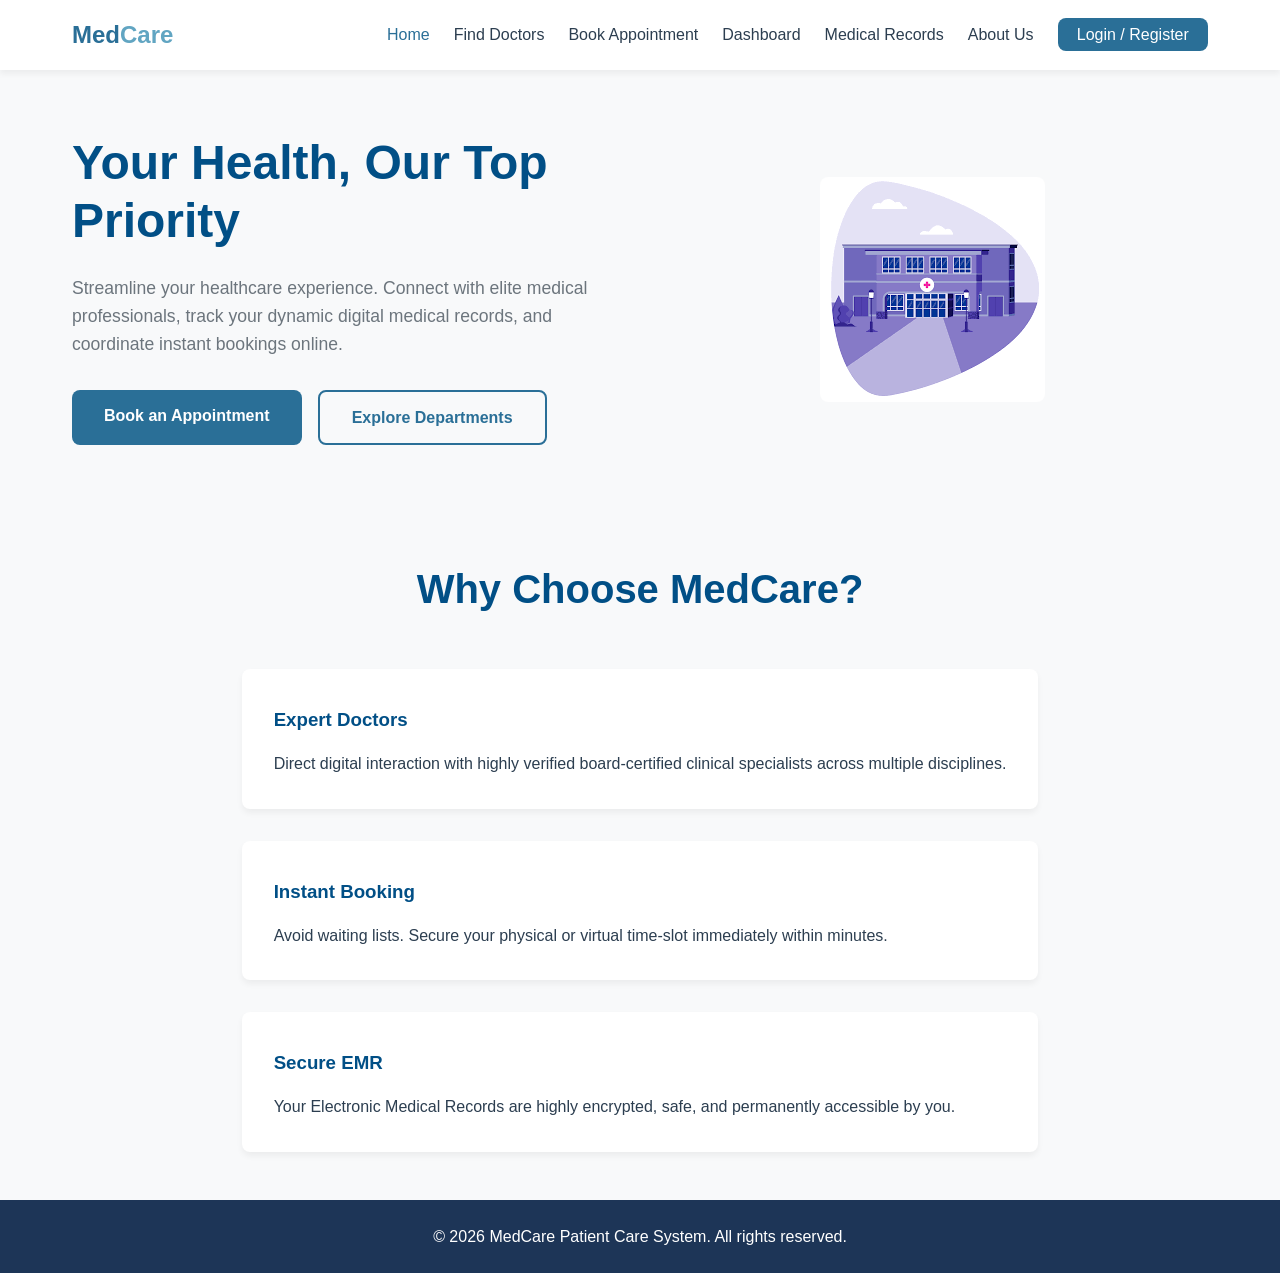
<file: index.html>
<!DOCTYPE html>
<html lang="en">
<head>
    <meta charset="UTF-8">
    <meta name="viewport" content="width=device-width, initial-scale=1.0">
    <title>MedCare | Patient Management System</title>
    <link rel="stylesheet" href="style.css">
</head>
<body>

    <header>
        <nav class="navbar">
            <div class="logo"><a href="index.html">Med<span>Care</span></a></div>
            <ul class="nav-links">
                <li><a href="index.html" class="active">Home</a></li>
                <li><a href="doctors.html">Find Doctors</a></li>
                <li><a href="appointment.html">Book Appointment</a></li>
                <li><a href="dashboard.html">Dashboard</a></li>
                <li><a href="emr.html">Medical Records</a></li>
                <li><a href="about.html">About Us</a></li>
                <li><a href="login.html" class="cta-btn">Login / Register</a></li>
            </ul>
        </nav>
    </header>

    <main class="hero">
        <div class="hero-content">
            <h1>Your Health, Our Top Priority</h1>
            <p>Streamline your healthcare experience. Connect with elite medical professionals, track your dynamic digital medical records, and coordinate instant bookings online.</p>
            <div class="hero-buttons">
                <a href="appointment.html" class="btn-primary">Book an Appointment</a>
                <a href="doctors.html" class="btn-secondary">Explore Departments</a>
            </div>
        </div>
        <div class="hero-image">
            <img src="[data-uri]" alt="Medical Team">
        </div>
    </main>

    <section class="container">
        <div class="page-header">
            <h2>Why Choose MedCare?</h2>
        </div>
        <div class="grid-3">
            <div class="card">
                <h3>Expert Doctors</h3>
                <p>Direct digital interaction with highly verified board-certified clinical specialists across multiple disciplines.</p>
            </div>
            <div class="card">
                <h3>Instant Booking</h3>
                <p>Avoid waiting lists. Secure your physical or virtual time-slot immediately within minutes.</p>
            </div>
            <div class="card">
                <h3>Secure EMR</h3>
                <p>Your Electronic Medical Records are highly encrypted, safe, and permanently accessible by you.</p>
            </div>
        </div>
    </section>

    <footer>
        <p>&copy; 2026 MedCare Patient Care System. All rights reserved.</p>
    </footer>

</body>
</html>
</file>
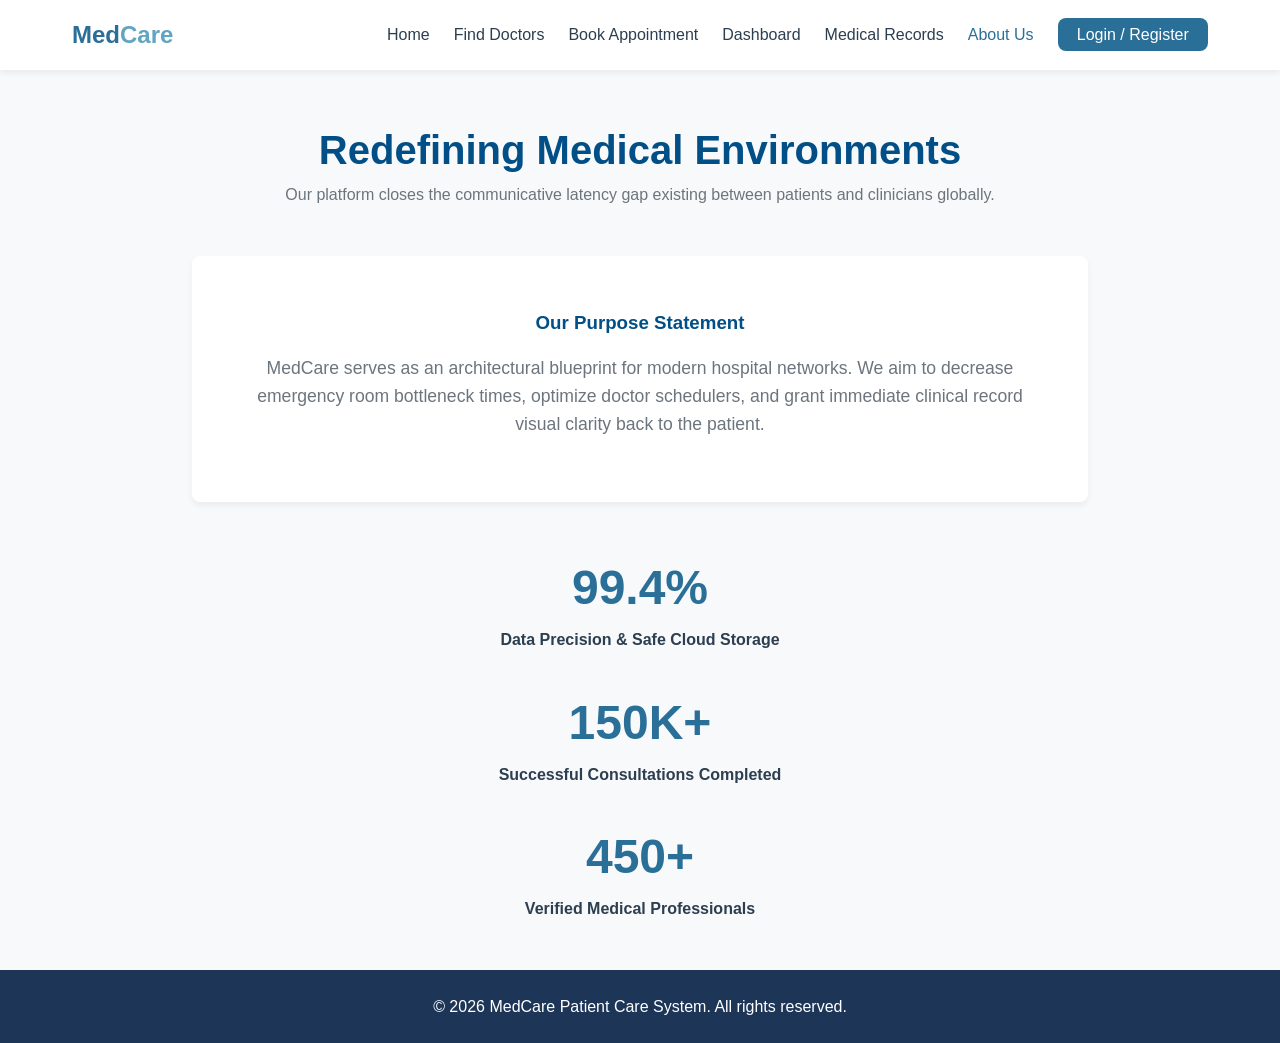
<file: about.html>
<!DOCTYPE html>
<html lang="en">
<head>
    <meta charset="UTF-8">
    <meta name="viewport" content="width=device-width, initial-scale=1.0">
    <title>About Our Ecosystem | MedCare</title>
    <link rel="stylesheet" href="style.css">
</head>
<body>

    <header>
        <nav class="navbar">
            <div class="logo"><a href="index.html">Med<span>Care</span></a></div>
            <ul class="nav-links">
                <li><a href="index.html">Home</a></li>
                <li><a href="doctors.html">Find Doctors</a></li>
                <li><a href="appointment.html">Book Appointment</a></li>
                <li><a href="dashboard.html">Dashboard</a></li>
                <li><a href="emr.html">Medical Records</a></li>
                <li><a href="about.html" class="active">About Us</a></li>
                <li><a href="login.html" class="cta-btn">Login / Register</a></li>
            </ul>
        </nav>
    </header>

    <main class="container">
        <div class="page-header">
            <h2>Redefining Medical Environments</h2>
            <p>Our platform closes the communicative latency gap existing between patients and clinicians globally.</p>
        </div>

        <div class="card" style="margin-bottom: 3rem; text-align: center; padding: 3rem;">
            <h3>Our Purpose Statement</h3>
            <p style="max-width: 800px; margin: 1rem auto; color: var(--text-muted); font-size: 1.1rem;">
                MedCare serves as an architectural blueprint for modern hospital networks. We aim to decrease emergency room bottleneck times, optimize doctor schedulers, and grant immediate clinical record visual clarity back to the patient.
            </p>
        </div>

        <div class="grid-3" style="text-align: center;">
            <div>
                <h2 style="color: var(--primary-color); font-size: 3rem;">99.4%</h2>
                <p style="font-weight: 600;">Data Precision & Safe Cloud Storage</p>
            </div>
            <div>
                <h2 style="color: var(--primary-color); font-size: 3rem;">150K+</h2>
                <p style="font-weight: 600;">Successful Consultations Completed</p>
            </div>
            <div>
                <h2 style="color: var(--primary-color); font-size: 3rem;">450+</h2>
                <p style="font-weight: 600;">Verified Medical Professionals</p>
            </div>
        </div>
    </main>

    <footer>
        <p>&copy; 2026 MedCare Patient Care System. All rights reserved.</p>
    </footer>

</body>
</html>
</file>
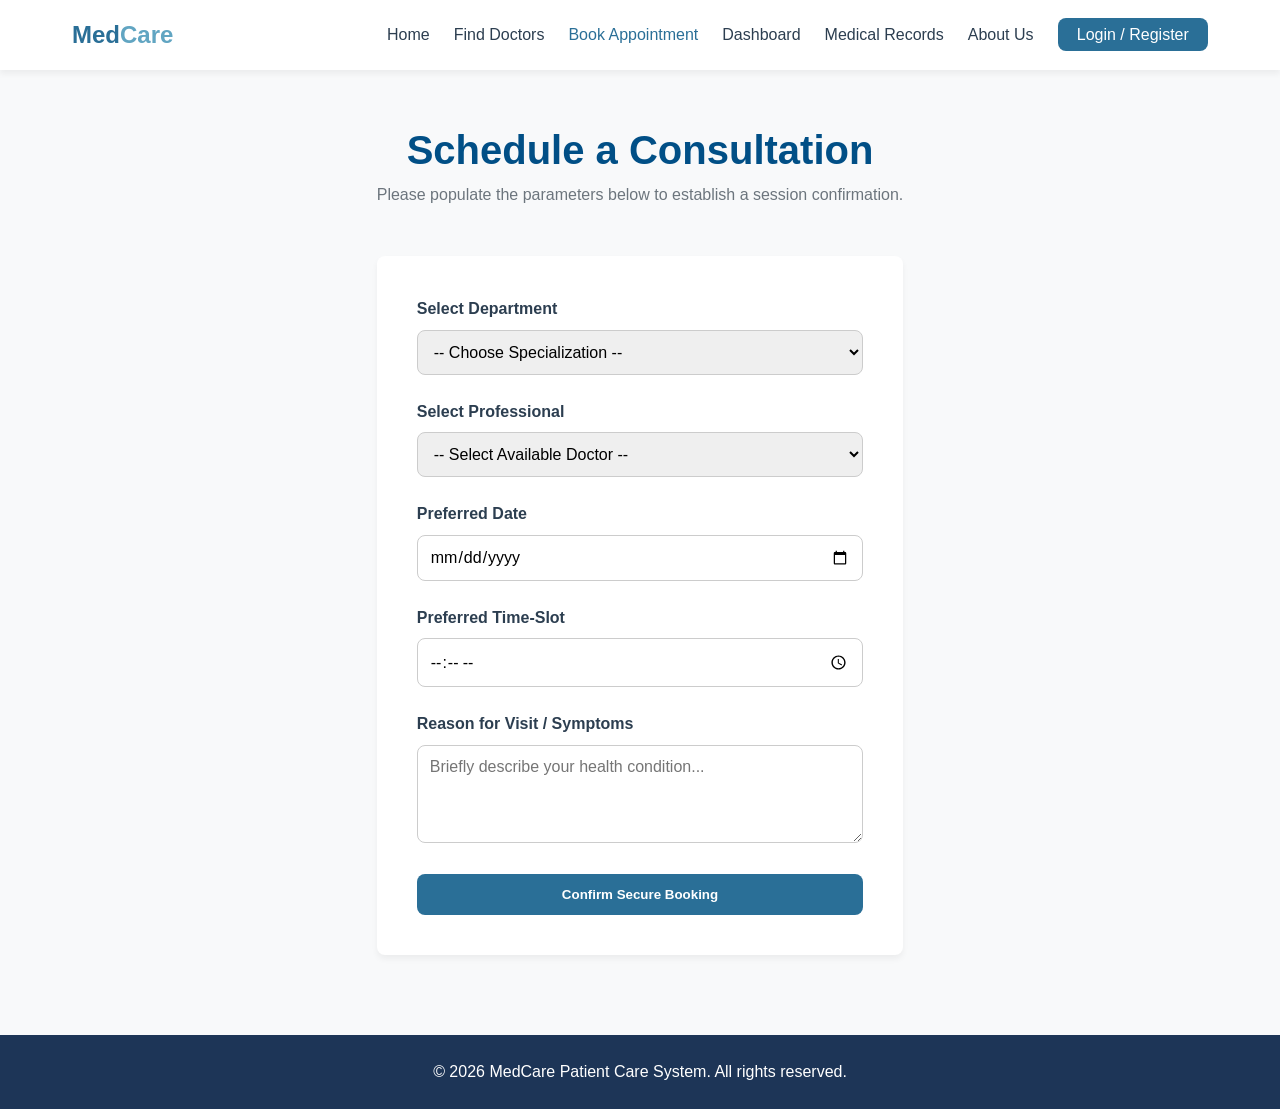
<file: appointment.html>
<!DOCTYPE html>
<html lang="en">
<head>
    <meta charset="UTF-8">
    <meta name="viewport" content="width=device-width, initial-scale=1.0">
    <title>Schedule Appointment | MedCare</title>
    <link rel="stylesheet" href="style.css">
</head>
<body>

    <header>
        <nav class="navbar">
            <div class="logo"><a href="index.html">Med<span>Care</span></a></div>
            <ul class="nav-links">
                <li><a href="index.html">Home</a></li>
                <li><a href="doctors.html">Find Doctors</a></li>
                <li><a href="appointment.html" class="active">Book Appointment</a></li>
                <li><a href="dashboard.html">Dashboard</a></li>
                <li><a href="emr.html">Medical Records</a></li>
                <li><a href="about.html">About Us</a></li>
                <li><a href="login.html" class="cta-btn">Login / Register</a></li>
            </ul>
        </nav>
    </header>

    <main class="container">
        <div class="page-header">
            <h2>Schedule a Consultation</h2>
            <p>Please populate the parameters below to establish a session confirmation.</p>
        </div>

        <div class="form-container">
            <form action="#" method="POST">
                <div class="form-group">
                    <label for="department">Select Department</label>
                    <select id="department" required>
                        <option value="">-- Choose Specialization --</option>
                        <option value="cardiology">Cardiology</option>
                        <option value="neurology">Neurology</option>
                        <option value="pediatrics">Pediatrics</option>
                        <option value="general">General Medicine</option>
                    </select>
                </div>

                <div class="form-group">
                    <label for="doctor">Select Professional</label>
                    <select id="doctor" required>
                        <option value="">-- Select Available Doctor --</option>
                        <option value="dr-jenkins">Dr. Sana</option>
                        <option value="dr-patel">Dr. Amit</option>
                        <option value="dr-rostova">Dr. Ashwiga</option>
                    </select>
                </div>

                <div class="form-group">
                    <label for="date">Preferred Date</label>
                    <input type="date" id="date" required>
                </div>

                <div class="form-group">
                    <label for="time">Preferred Time-Slot</label>
                    <input type="time" id="time" required>
                </div>

                <div class="form-group">
                    <label for="notes">Reason for Visit / Symptoms</label>
                    <textarea id="notes" rows="4" placeholder="Briefly describe your health condition..."></textarea>
                </div>

                <button type="submit" class="btn-primary" style="width: 100%;">Confirm Secure Booking</button>
            </form>
        </div>
    </main>

    <footer>
        <p>&copy; 2026 MedCare Patient Care System. All rights reserved.</p>
    </footer>

</body>
</html>
</file>
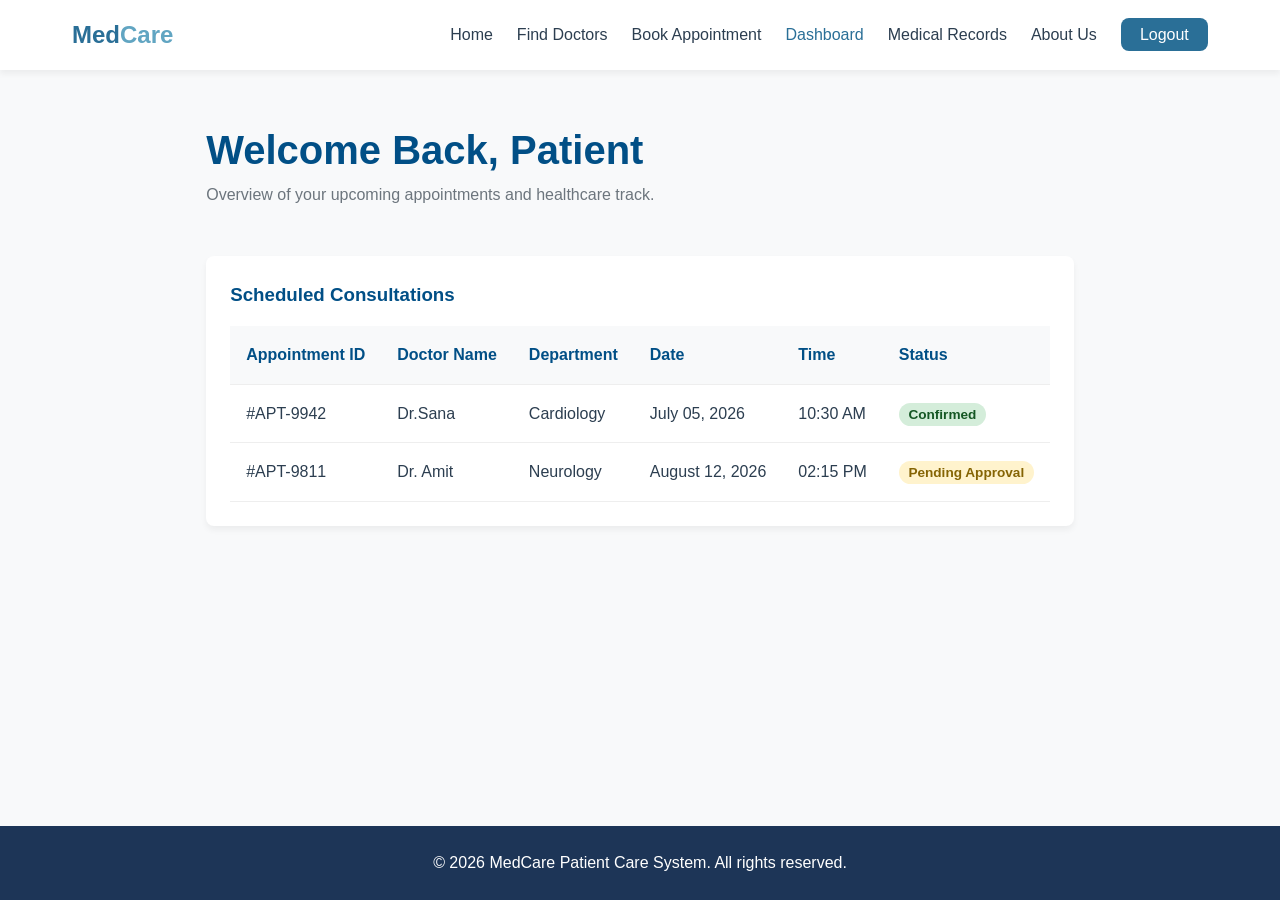
<file: dashboard.html>
<!DOCTYPE html>
<html lang="en">
<head>
    <meta charset="UTF-8">
    <meta name="viewport" content="width=device-width, initial-scale=1.0">
    <title>Patient Dashboard | MedCare</title>
    <link rel="stylesheet" href="style.css">
</head>
<body>

    <header>
        <nav class="navbar">
            <div class="logo"><a href="index.html">Med<span>Care</span></a></div>
            <ul class="nav-links">
                <li><a href="index.html">Home</a></li>
                <li><a href="doctors.html">Find Doctors</a></li>
                <li><a href="appointment.html">Book Appointment</a></li>
                <li><a href="dashboard.html" class="active">Dashboard</a></li>
                <li><a href="emr.html">Medical Records</a></li>
                <li><a href="about.html">About Us</a></li>
                <li><a href="login.html" class="cta-btn">Logout</a></li>
            </ul>
        </nav>
    </header>

    <main class="container">
        <div class="page-header" style="text-align: left;">
            <h2>Welcome Back, Patient</h2>
            <p>Overview of your upcoming appointments and healthcare track.</p>
        </div>

        <div class="table-responsive">
            <h3 style="margin-bottom: 1rem; color: var(--primary-dark);">Scheduled Consultations</h3>
            <table>
                <thead>
                    <tr>
                        <th>Appointment ID</th>
                        <th>Doctor Name</th>
                        <th>Department</th>
                        <th>Date</th>
                        <th>Time</th>
                        <th>Status</th>
                    </tr>
                </thead>
                <tbody>
                    <tr>
                        <td>#APT-9942</td>
                        <td>Dr.Sana</td>
                        <td>Cardiology</td>
                        <td>July 05, 2026</td>
                        <td>10:30 AM</td>
                        <td><span class="badge success">Confirmed</span></td>
                    </tr>
                    <tr>
                        <td>#APT-9811</td>
                        <td>Dr. Amit </td>
                        <td>Neurology</td>
                        <td>August 12, 2026</td>
                        <td>02:15 PM</td>
                        <td><span class="badge pending">Pending Approval</span></td>
                    </tr>
                </tbody>
            </table>
        </div>
    </main>

    <footer>
        <p>&copy; 2026 MedCare Patient Care System. All rights reserved.</p>
    </footer>

</body>
</html>
</file>
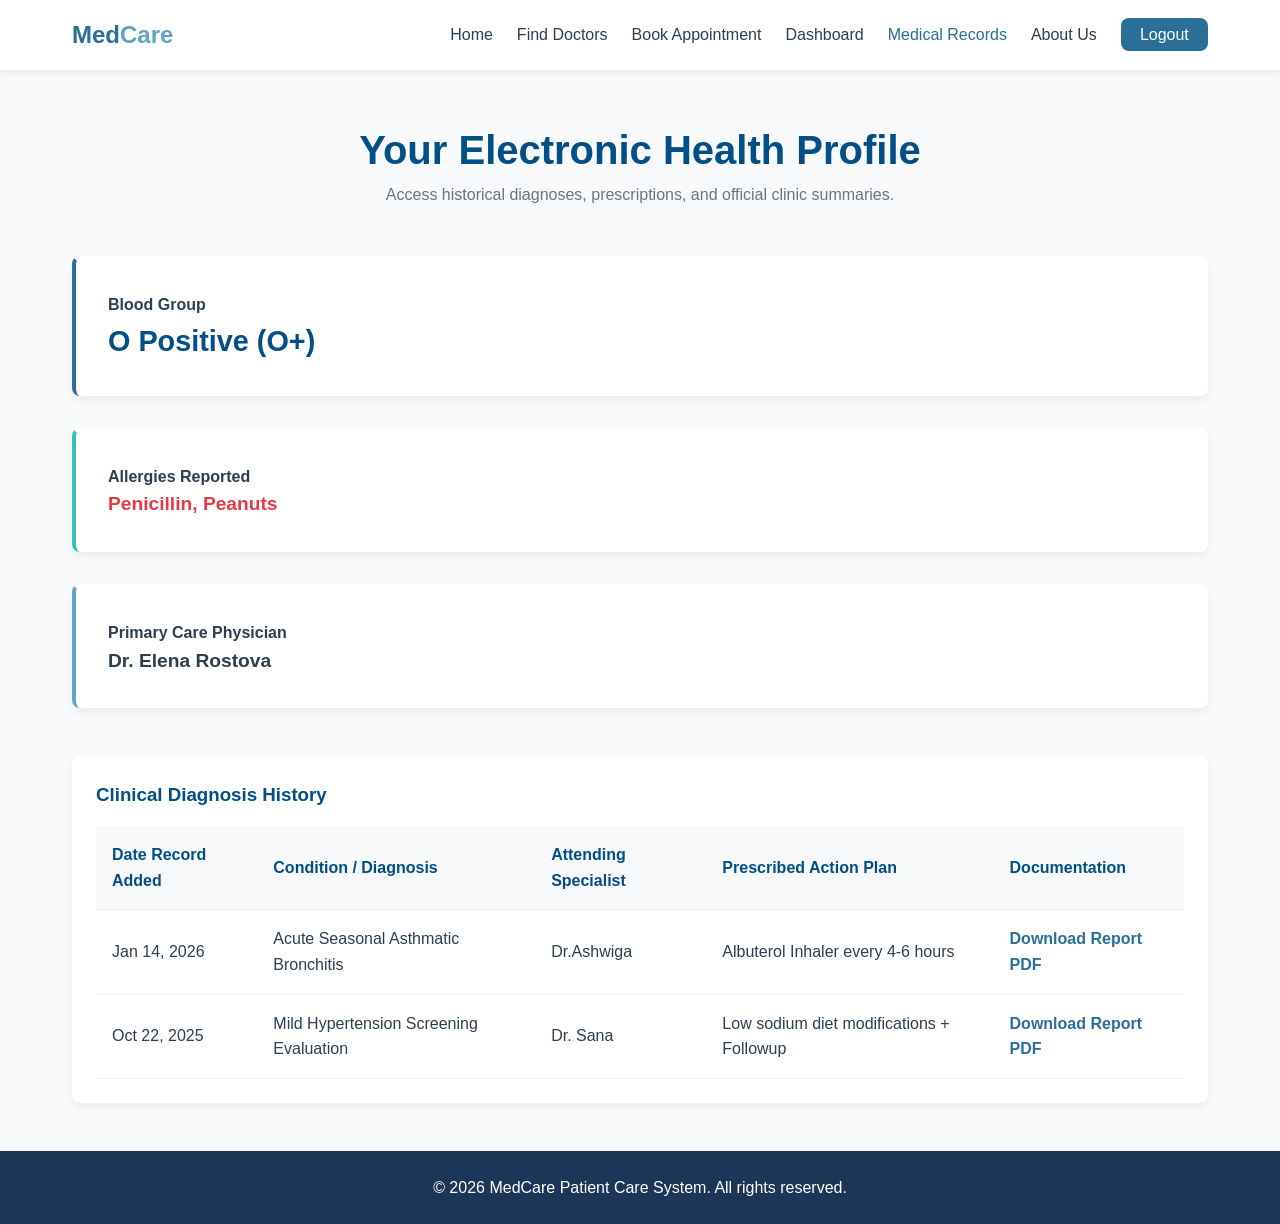
<file: emr.html>
<!DOCTYPE html>
<html lang="en">
<head>
    <meta charset="UTF-8">
    <meta name="viewport" content="width=device-width, initial-scale=1.0">
    <title>Electronic Health Records | MedCare</title>
    <link rel="stylesheet" href="style.css">
</head>
<body>

    <header>
        <nav class="navbar">
            <div class="logo"><a href="index.html">Med<span>Care</span></a></div>
            <ul class="nav-links">
                <li><a href="index.html">Home</a></li>
                <li><a href="doctors.html">Find Doctors</a></li>
                <li><a href="appointment.html">Book Appointment</a></li>
                <li><a href="dashboard.html">Dashboard</a></li>
                <li><a href="emr.html" class="active">Medical Records</a></li>
                <li><a href="about.html">About Us</a></li>
                <li><a href="login.html" class="cta-btn">Logout</a></li>
            </ul>
        </nav>
    </header>

    <main class="container">
        <div class="page-header">
            <h2>Your Electronic Health Profile</h2>
            <p>Access historical diagnoses, prescriptions, and official clinic summaries.</p>
        </div>

        <div class="grid-3" style="margin-bottom: 3rem;">
            <div class="card" style="border-left: 4px solid var(--primary-color);">
                <h4>Blood Group</h4>
                <p style="font-size: 1.8rem; font-weight: 700; color: var(--primary-dark);">O Positive (O+)</p>
            </div>
            <div class="card" style="border-left: 4px solid var(--success);">
                <h4>Allergies Reported</h4>
                <p style="font-size: 1.2rem; font-weight: 600; color: var(--danger);">Penicillin, Peanuts</p>
            </div>
            <div class="card" style="border-left: 4px solid var(--secondary-color);">
                <h4>Primary Care Physician</h4>
                <p style="font-size: 1.2rem; font-weight: 600;">Dr. Elena Rostova</p>
            </div>
        </div>

        <div class="table-responsive">
            <h3 style="margin-bottom: 1rem; color: var(--primary-dark);">Clinical Diagnosis History</h3>
            <table>
                <thead>
                    <tr>
                        <th>Date Record Added</th>
                        <th>Condition / Diagnosis</th>
                        <th>Attending Specialist</th>
                        <th>Prescribed Action Plan</th>
                        <th>Documentation</th>
                    </tr>
                </thead>
                <tbody>
                    <tr>
                        <td>Jan 14, 2026</td>
                        <td>Acute Seasonal Asthmatic Bronchitis</td>
                        <td>Dr.Ashwiga</td>
                        <td>Albuterol Inhaler every 4-6 hours</td>
                        <td><a href="#" style="color:var(--primary-color); font-weight:600;">Download Report PDF</a></td>
                    </tr>
                    <tr>
                        <td>Oct 22, 2025</td>
                        <td>Mild Hypertension Screening Evaluation</td>
                        <td>Dr. Sana</td>
                        <td>Low sodium diet modifications + Followup</td>
                        <td><a href="#" style="color:var(--primary-color); font-weight:600;">Download Report PDF</a></td>
                    </tr>
                </tbody>
            </table>
        </div>
    </main>

    <footer>
        <p>&copy; 2026 MedCare Patient Care System. All rights reserved.</p>
    </footer>

</body>
</html>
</file>
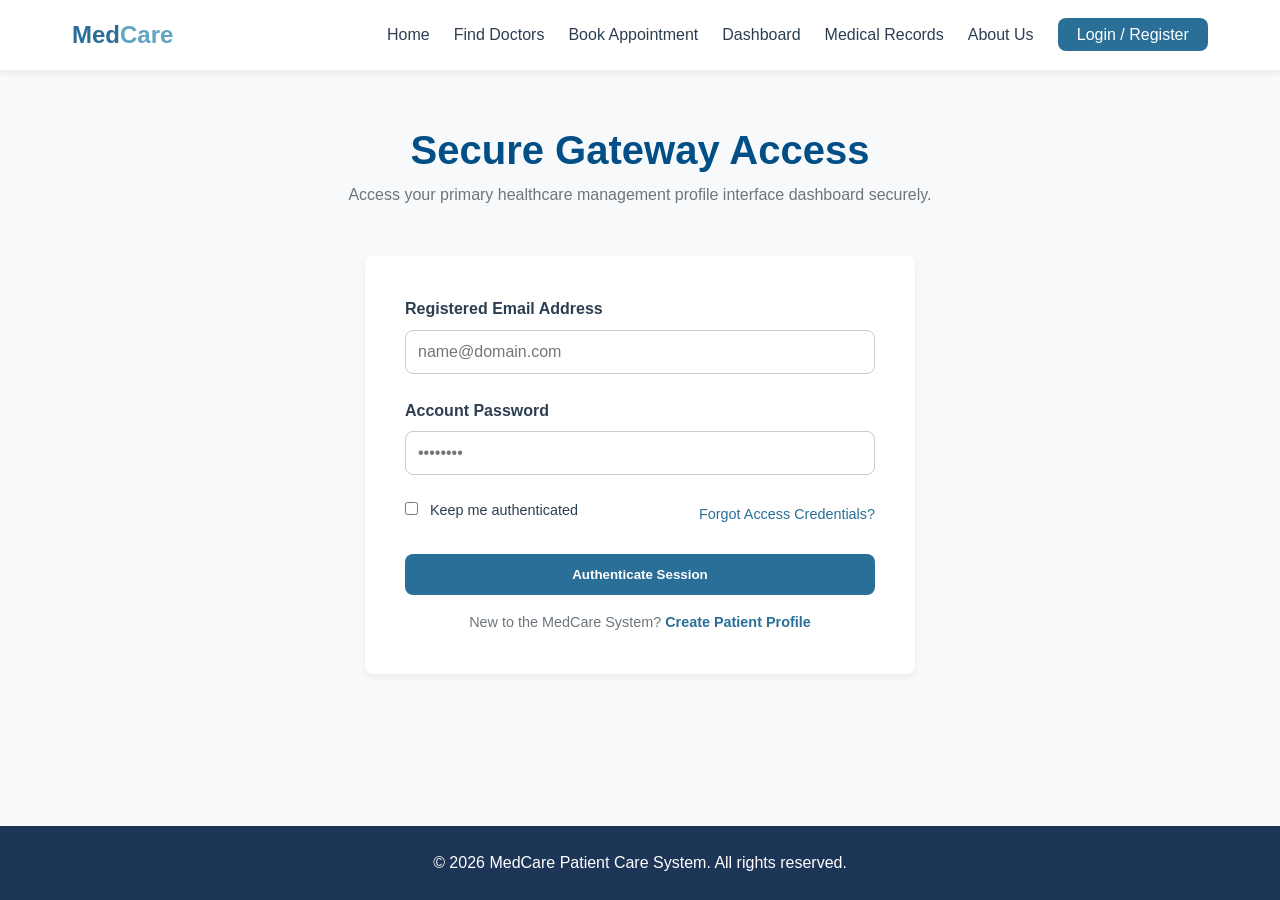
<file: login.html>
<!DOCTYPE html>
<html lang="en">
<head>
    <meta charset="UTF-8">
    <meta name="viewport" content="width=device-width, initial-scale=1.0">
    <title>Gateway Portal | MedCare</title>
    <link rel="stylesheet" href="style.css">
</head>
<body>

    <header>
        <nav class="navbar">
            <div class="logo"><a href="index.html">Med<span>Care</span></a></div>
            <ul class="nav-links">
                <li><a href="index.html">Home</a></li>
                <li><a href="doctors.html">Find Doctors</a></li>
                <li><a href="appointment.html">Book Appointment</a></li>
                <li><a href="dashboard.html">Dashboard</a></li>
                <li><a href="emr.html">Medical Records</a></li>
                <li><a href="about.html">About Us</a></li>
                <li><a href="login.html" class="active cta-btn">Login / Register</a></li>
            </ul>
        </nav>
    </header>

    <main class="container">
        <div class="page-header">
            <h2>Secure Gateway Access</h2>
            <p>Access your primary healthcare management profile interface dashboard securely.</p>
        </div>

        <div class="form-container">
            <form action="#" method="POST">
                <div class="form-group">
                    <label for="email">Registered Email Address</label>
                    <input type="email" id="email" placeholder="name@domain.com" required>
                </div>

                <div class="form-group">
                    <label for="password">Account Password</label>
                    <input type="password" id="password" placeholder="••••••••" required>
                </div>

                <div class="form-group" style="display: flex; justify-content: space-between; align-items: center;">
                    <label style="font-weight: 500; font-size: 0.9rem; cursor: pointer;">
                        <input type="checkbox" style="width: auto; margin-right: 0.5rem;"> Keep me authenticated
                    </label>
                    <a href="#" style="color: var(--primary-color); font-size: 0.9rem;">Forgot Access Credentials?</a>
                </div>

                <button type="submit" class="btn-primary" style="width: 100%; margin-bottom: 1rem;">Authenticate Session</button>
                
                <p style="text-align: center; font-size: 0.9rem; color: var(--text-muted);">
                    New to the MedCare System? <a href="#" style="color: var(--primary-color); font-weight: 600;">Create Patient Profile</a>
                </p>
            </form>
        </div>
    </main>

    <footer>
        <p>&copy; 2026 MedCare Patient Care System. All rights reserved.</p>
    </footer>

</body>
</html>
</file>
<file: style.css>
/* ==========================================================================
   GLOBAL STYLES & VARIABLES
   ========================================================================== */
:root {
    --primary-color: #2a6f97;
    --primary-dark: #014f86;
    --secondary-color: #61a5c2;
    --accent-color: #a9d6e5;
    --text-main: #2c3e50;
    --text-muted: #6c757d;
    --bg-light: #f8f9fa;
    --bg-white: #ffffff;
    --success: #2ec4b6;
    --danger: #e63946;
    --border-radius: 8px;
    --transition: all 0.3s ease;
    --shadow: 0 4px 6px rgba(0, 0, 0, 0.05);
}

* {
    margin: 0;
    padding: 0;
    box-sizing: border-box;
    font-family: 'Segoe UI', Tahoma, Geneva, Verdana, sans-serif;
}

body {
    background-color: var(--bg-light);
    color: var(--text-main);
    line-height: 1.6;
    display: flex;
    flex-direction: column;
    min-height: 100vh;
}

a {
    text-decoration: none;
    color: inherit;
}

/* ==========================================================================
   NAVIGATION BAR
   ========================================================================== */
header {
    background-color: var(--bg-white);
    box-shadow: var(--shadow);
    position: sticky;
    top: 0;
    z-index: 1000;
}

.navbar {
    display: flex;
    justify-content: space-between;
    align-items: center;
    max-width: 1200px;
    margin: 0 auto;
    padding: 1rem 2rem;
}

.logo a {
    font-size: 1.5rem;
    font-weight: 700;
    color: var(--primary-color);
}

.logo span {
    color: var(--secondary-color);
}

.nav-links {
    display: flex;
    list-style: none;
    gap: 1.5rem;
}

.nav-links a {
    font-weight: 500;
    transition: var(--transition);
}

.nav-links a:hover, .nav-links a.active {
    color: var(--primary-color);
}

.cta-btn {
    background-color: var(--primary-color);
    color: var(--bg-white) !important;
    padding: 0.5rem 1.2rem;
    border-radius: var(--border-radius);
    transition: var(--transition);
}

.cta-btn:hover {
    background-color: var(--primary-dark);
}

/* ==========================================================================
   HERO SECTION (HOME)
   ========================================================================== */
.hero {
    display: flex;
    align-items: center;
    justify-content: space-between;
    max-width: 1200px;
    margin: 4rem auto;
    padding: 0 2rem;
    gap: 2rem;
}

.hero-content {
    flex: 1;
}

.hero-content h1 {
    font-size: 3rem;
    color: var(--primary-dark);
    line-height: 1.2;
    margin-bottom: 1.5rem;
}

.hero-content p {
    font-size: 1.1rem;
    color: var(--text-muted);
    margin-bottom: 2rem;
}

.hero-buttons {
    display: flex;
    gap: 1rem;
}

.btn-primary {
    background-color: var(--primary-color);
    color: var(--bg-white);
    padding: 0.8rem 2rem;
    border-radius: var(--border-radius);
    font-weight: 600;
    border: none;
    cursor: pointer;
    transition: var(--transition);
}

.btn-primary:hover {
    background-color: var(--primary-dark);
}

.btn-secondary {
    background-color: transparent;
    color: var(--primary-color);
    padding: 0.8rem 2rem;
    border-radius: var(--border-radius);
    font-weight: 600;
    border: 2px solid var(--primary-color);
    cursor: pointer;
    transition: var(--transition);
}

.btn-secondary:hover {
    background-color: var(--primary-color);
    color: var(--bg-white);
}

.hero-image {
    flex: 1;
    display: flex;
    justify-content: center;
}

.hero-image img {
    max-width: 100%;
    border-radius: var(--border-radius);
}

/* ==========================================================================
   COMMON PAGE LAYOUTS & GRID
   ========================================================================== */
.container {
    max-width: 1200px;
    margin: 3rem auto;
    padding: 0 2rem;
    flex: 1;
}

.page-header {
    text-align: center;
    margin-bottom: 3rem;
}

.page-header h2 {
    font-size: 2.5rem;
    color: var(--primary-dark);
}

.page-header p {
    color: var(--text-muted);
}

.grid-3 {
    display: grid;
    grid-template-columns: repeat(auto-fit, minmax(300px, 1-fraction));
    gap: 2rem;
}

/* ==========================================================================
   CARDS & UTILITIES
   ========================================================================== */
.card {
    background: var(--bg-white);
    padding: 2rem;
    border-radius: var(--border-radius);
    box-shadow: var(--shadow);
    transition: var(--transition);
    border-top: 4px solid transparent;
}

.card:hover {
    transform: translateY(-5px);
    border-top-color: var(--primary-color);
}

.card h3 {
    margin-bottom: 1rem;
    color: var(--primary-dark);
}

/* ==========================================================================
   FORMS (LOGIN, REGISTER, APPOINTMENTS)
   ========================================================================== */
.form-container {
    max-width: 550px;
    margin: 2rem auto;
    background: var(--bg-white);
    padding: 2.5rem;
    border-radius: var(--border-radius);
    box-shadow: var(--shadow);
}

.form-group {
    margin-bottom: 1.5rem;
}

.form-group label {
    display: block;
    margin-bottom: 0.5rem;
    font-weight: 600;
}

.form-group input, .form-group select, .form-group textarea {
    width: 100%;
    padding: 0.75rem;
    border: 1px solid #ccc;
    border-radius: var(--border-radius);
    outline: none;
    font-size: 1rem;
}

.form-group input:focus, .form-group select:focus, .form-group textarea:focus {
    border-color: var(--primary-color);
}

/* ==========================================================================
   TABLES (DASHBOARD / EMR)
   ========================================================================== */
.table-responsive {
    overflow-x: auto;
    background: var(--bg-white);
    padding: 1.5rem;
    border-radius: var(--border-radius);
    box-shadow: var(--shadow);
}

table {
    width: 100%;
    border-collapse: collapse;
    text-align: left;
}

th, td {
    padding: 1rem;
    border-bottom: 1px solid #eee;
}

th {
    background-color: var(--bg-light);
    color: var(--primary-dark);
}

.badge {
    padding: 0.25rem 0.6rem;
    border-radius: 50px;
    font-size: 0.85rem;
    font-weight: 600;
}

.badge.success { background: #d4edda; color: #155724; }
.badge.pending { background: #fff3cd; color: #856404; }

/* ==========================================================================
   FOOTER
   ========================================================================== */
footer {
    background-color: #1d3557;
    color: var(--bg-white);
    text-align: center;
    padding: 1.5rem;
    margin-top: auto;
}
</file>
